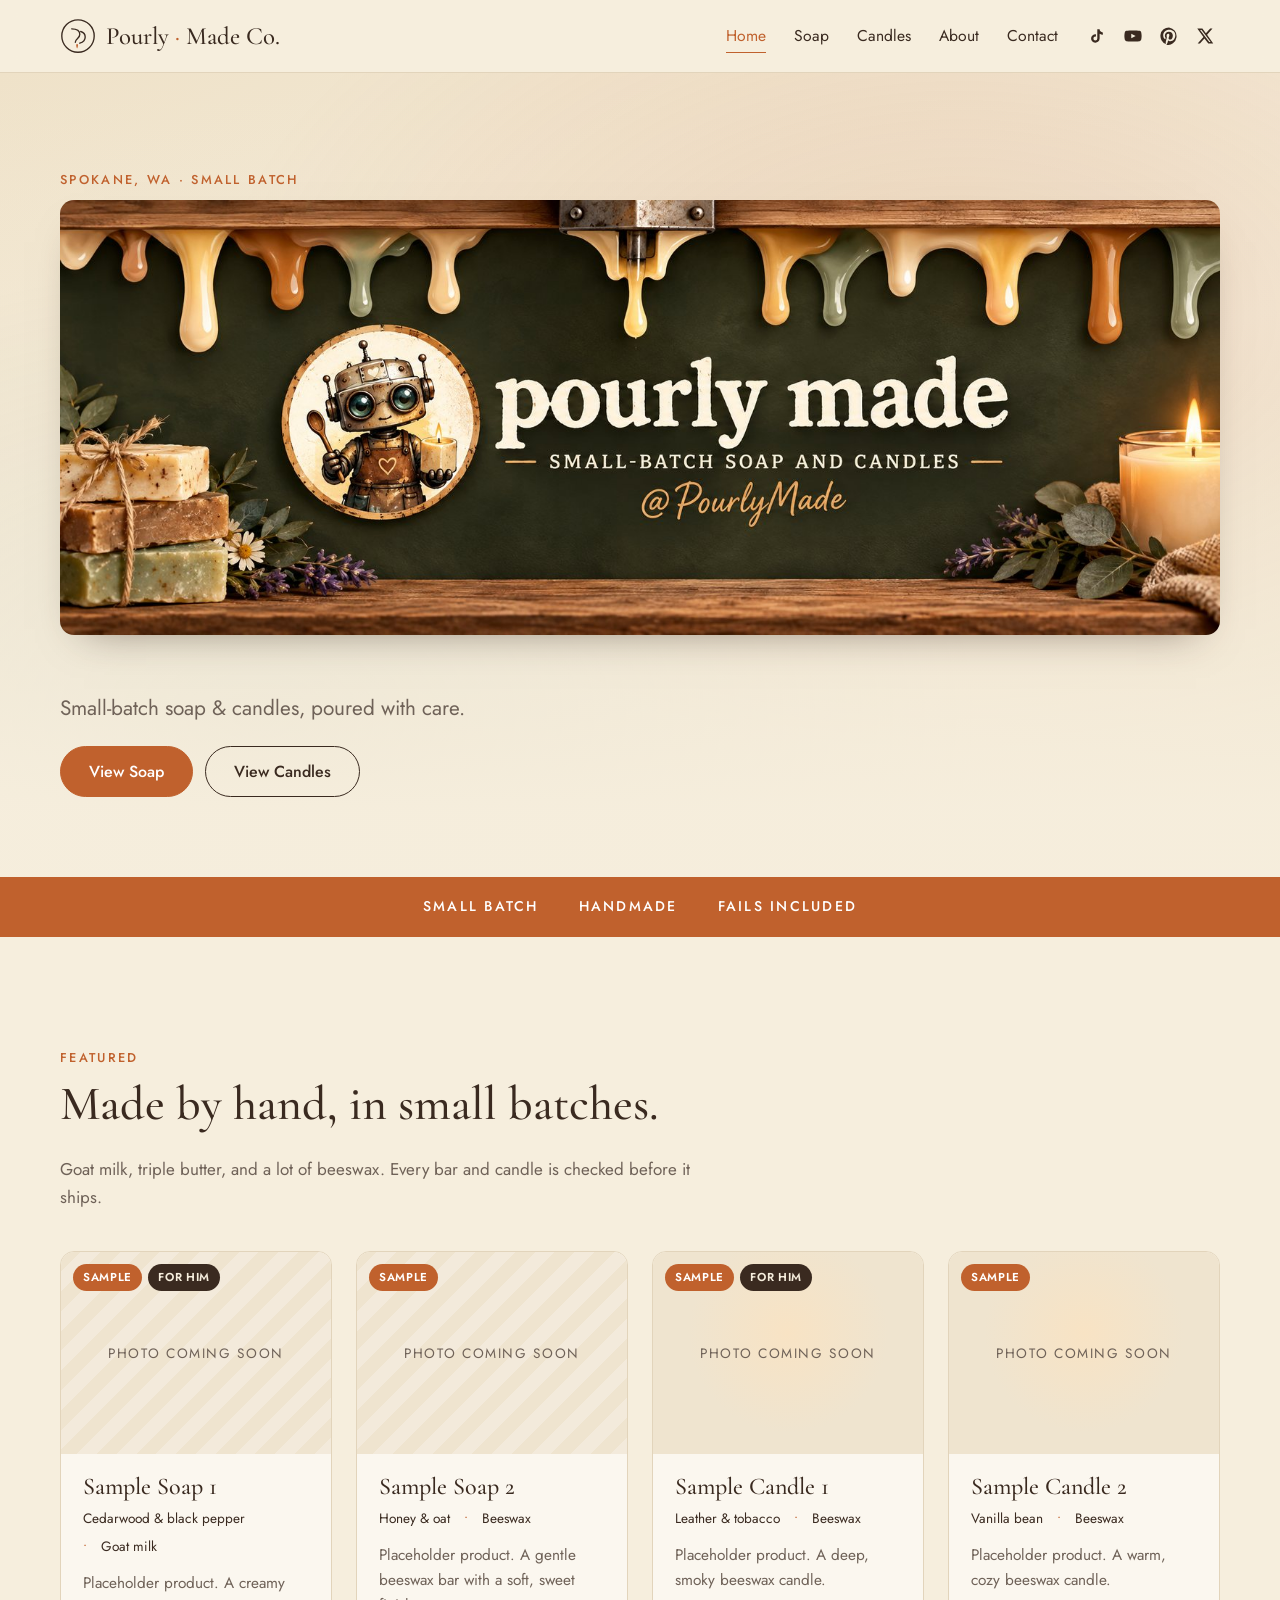
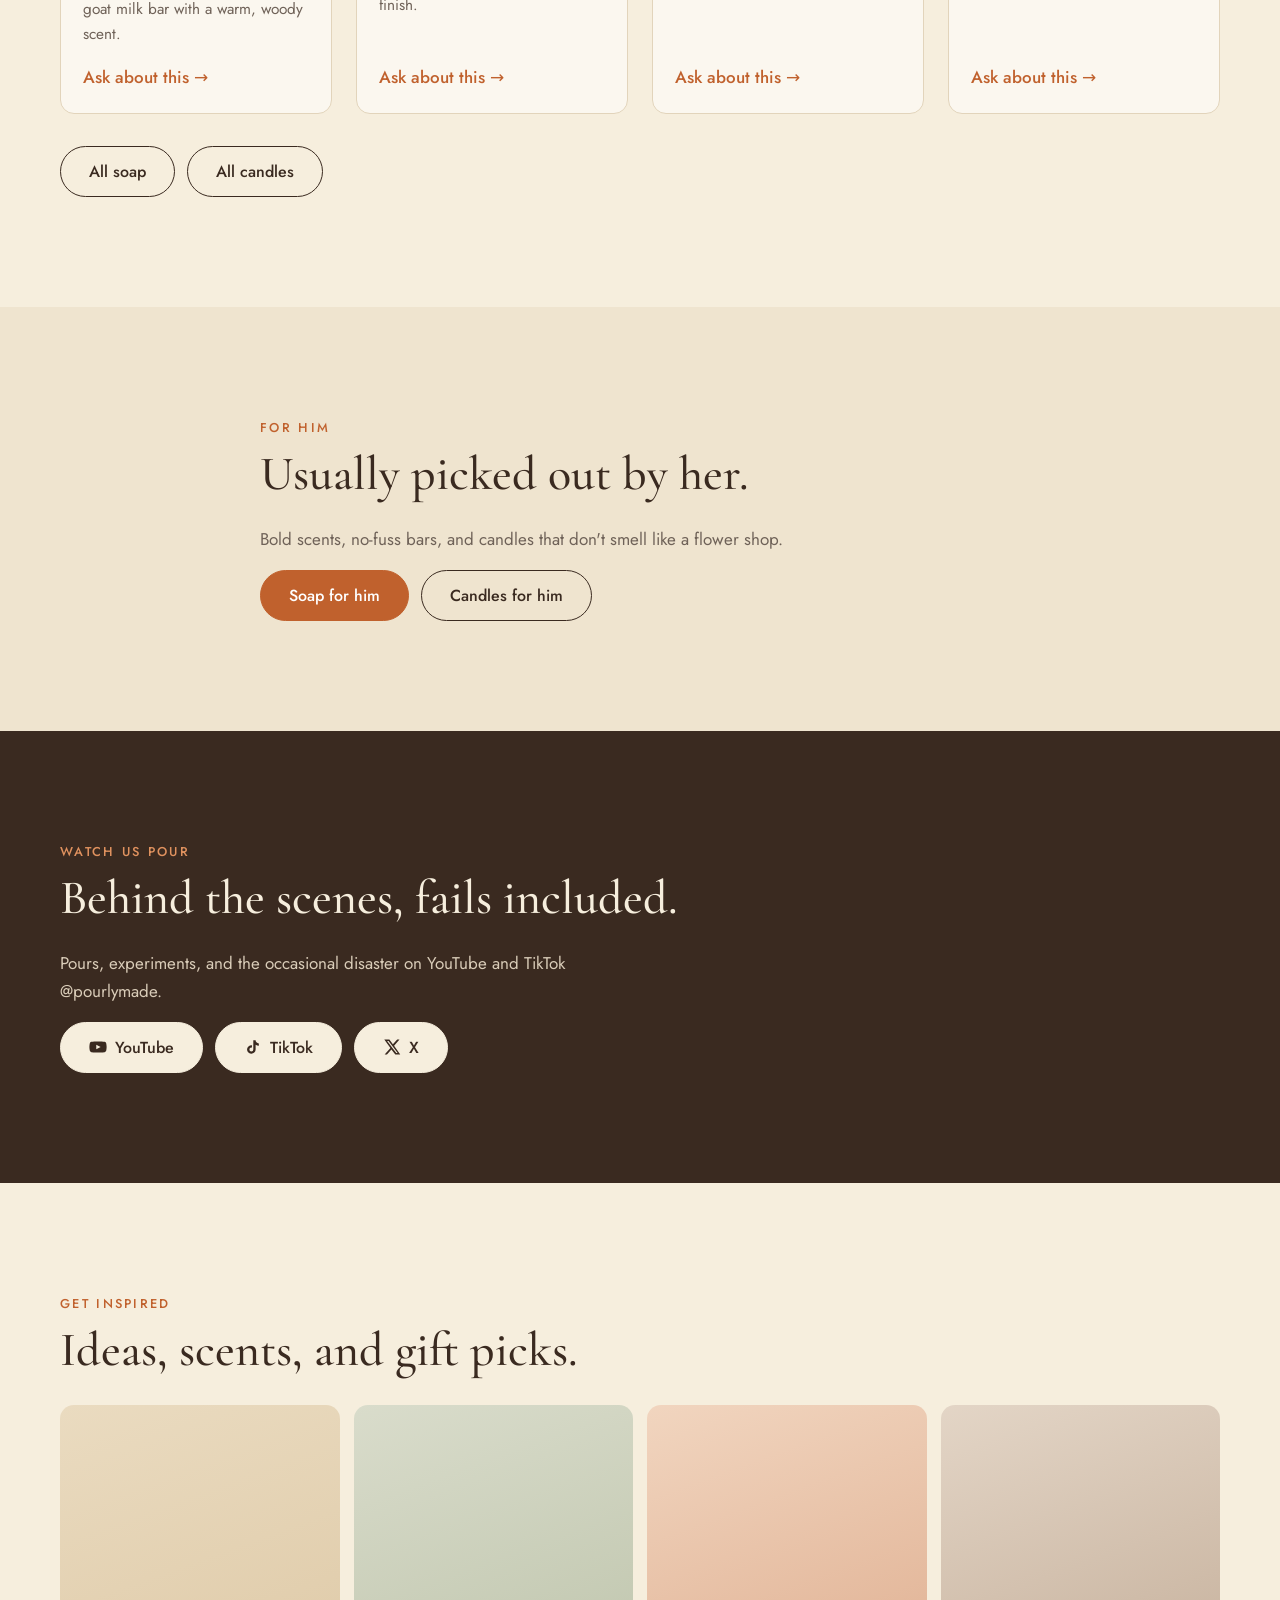
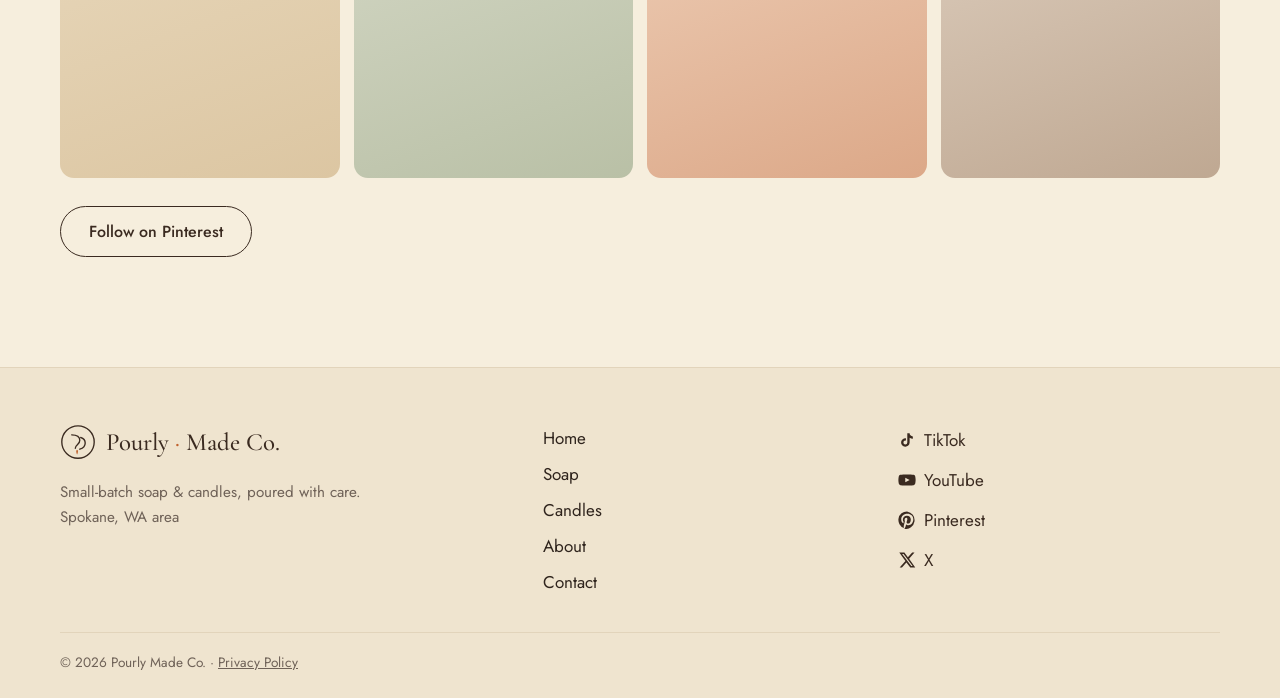
<file: index.html>
<!doctype html>
<html lang="en" data-root="">
<head>
<meta charset="utf-8">
<meta name="viewport" content="width=device-width, initial-scale=1">
<title>Pourly Made Co. | Small-batch soap & candles</title>
<meta name="description" content="Small-batch melt-and-pour soap and hand-poured beeswax candles, made by hand in the Spokane, WA area.">
<meta property="og:title" content="Pourly Made Co. | Small-batch soap & candles">
<meta property="og:description" content="Small-batch melt-and-pour soap and hand-poured beeswax candles, made by hand in the Spokane, WA area.">
<meta property="og:type" content="website">
<link rel="icon" href="assets/img/favicon.svg" type="image/svg+xml">
<link rel="preconnect" href="https://fonts.googleapis.com">
<link rel="preconnect" href="https://fonts.gstatic.com" crossorigin>
<link href="https://fonts.googleapis.com/css2?family=Cormorant+Garamond:ital,wght@0,400;0,500;0,600;1,500&family=Jost:wght@400;500;600&display=swap" rel="stylesheet">
<link rel="stylesheet" href="assets/css/style.css">
</head>
<body data-page="home">
<a class="skip" href="#main">Skip to content</a>
<header id="site-header"></header>
<main id="main">

<section class="hero hero-banner">
  <div class="container">
    <p class="eyebrow">Spokane, WA &middot; Small batch</p>
    <h1 class="banner"><img src="assets/img/banner.jpg" width="1600" height="600" alt="Pourly Made Co. — small-batch soap and candles" fetchpriority="high"></h1>
    <p class="lead">Small-batch soap &amp; candles, poured with care.</p>
    <div class="btn-row"><a class="btn" href="soap/">View Soap</a><a class="btn btn-ghost" href="candles/">View Candles</a></div>
  </div>
</section>
<div class="strip"><ul><li>Small batch</li><li>Handmade</li><li>Fails included</li></ul></div>

<section class="section">
  <div class="container">
    <div class="section-head">
      <p class="eyebrow">Featured</p>
      <h2>Made by hand, in small batches.</h2>
      <p class="muted">Goat milk, triple butter, and a lot of beeswax. Every bar and candle is checked before it ships.</p>
    </div>
    <div class="grid featured" data-products="featured"></div>
    <div class="btn-row" style="margin-top:32px"><a class="btn btn-ghost" href="soap/">All soap</a><a class="btn btn-ghost" href="candles/">All candles</a></div>
  </div>
</section>

<section class="section for-him">
  <div class="container inner">
    <p class="eyebrow">For him</p>
    <h2>Usually picked out by her.</h2>
    <p class="muted">Bold scents, no-fuss bars, and candles that don't smell like a flower shop.</p>
    <div class="btn-row"><a class="btn" href="soap/?for=him">Soap for him</a><a class="btn btn-ghost" href="candles/?for=him">Candles for him</a></div>
  </div>
</section>

<section class="section dark">
  <div class="container">
    <p class="eyebrow">Watch us pour</p>
    <h2>Behind the scenes, fails included.</h2>
    <p style="max-width:560px">Pours, experiments, and the occasional disaster on YouTube and TikTok @pourlymade.</p>
    <div class="btn-row social-btns">
  <a class="btn btn-light" data-social="youtube" href="#"><svg viewBox="0 0 24 24"><path d="M23 7.2a3 3 0 0 0-2.1-2.1C19 4.6 12 4.6 12 4.6s-7 0-8.9.5A3 3 0 0 0 1 7.2 31 31 0 0 0 .5 12a31 31 0 0 0 .5 4.8 3 3 0 0 0 2.1 2.1c1.9.5 8.9.5 8.9.5s7 0 8.9-.5a3 3 0 0 0 2.1-2.1 31 31 0 0 0 .5-4.8 31 31 0 0 0-.5-4.8zM9.7 15.1V8.9l5.8 3.1-5.8 3.1z"/></svg>YouTube</a>
  <a class="btn btn-light" data-social="tiktok" href="#"><svg viewBox="0 0 24 24"><path d="M16.6 5.8A4.3 4.3 0 0 1 15.5 3h-3.1v12.4a2.6 2.6 0 1 1-2.6-2.6c.3 0 .5 0 .8.1V9.7a5.7 5.7 0 1 0 4.9 5.7V9a7.4 7.4 0 0 0 4.3 1.4V7.3a4.3 4.3 0 0 1-3.2-1.5z"/></svg>TikTok</a>
  <a class="btn btn-light" data-social="x" href="#"><svg viewBox="0 0 24 24"><path d="M18.9 2H22l-7.2 8.2L23 22h-6.6l-5.2-6.8L5.3 22H2.2l7.7-8.8L1.7 2h6.8l4.7 6.2L18.9 2zm-1.2 18h1.8L7.4 3.9H5.5L17.7 20z"/></svg>X</a>
  
</div>
  </div>
</section>

<section class="section" data-requires-social="pinterest">
  <div class="container">
    <p class="eyebrow">Get inspired</p>
    <h2>Ideas, scents, and gift picks.</h2>
    <div class="tiles"><div></div><div></div><div></div><div></div></div>
    <a class="btn btn-ghost" data-social="pinterest" href="#">Follow on Pinterest</a>
  </div>
</section>
</main>
<footer id="site-footer"></footer>
<script src="assets/js/config.js"></script>
<script src="assets/js/products.js"></script>
<script src="assets/js/site.js"></script>
</body>
</html>
</file>
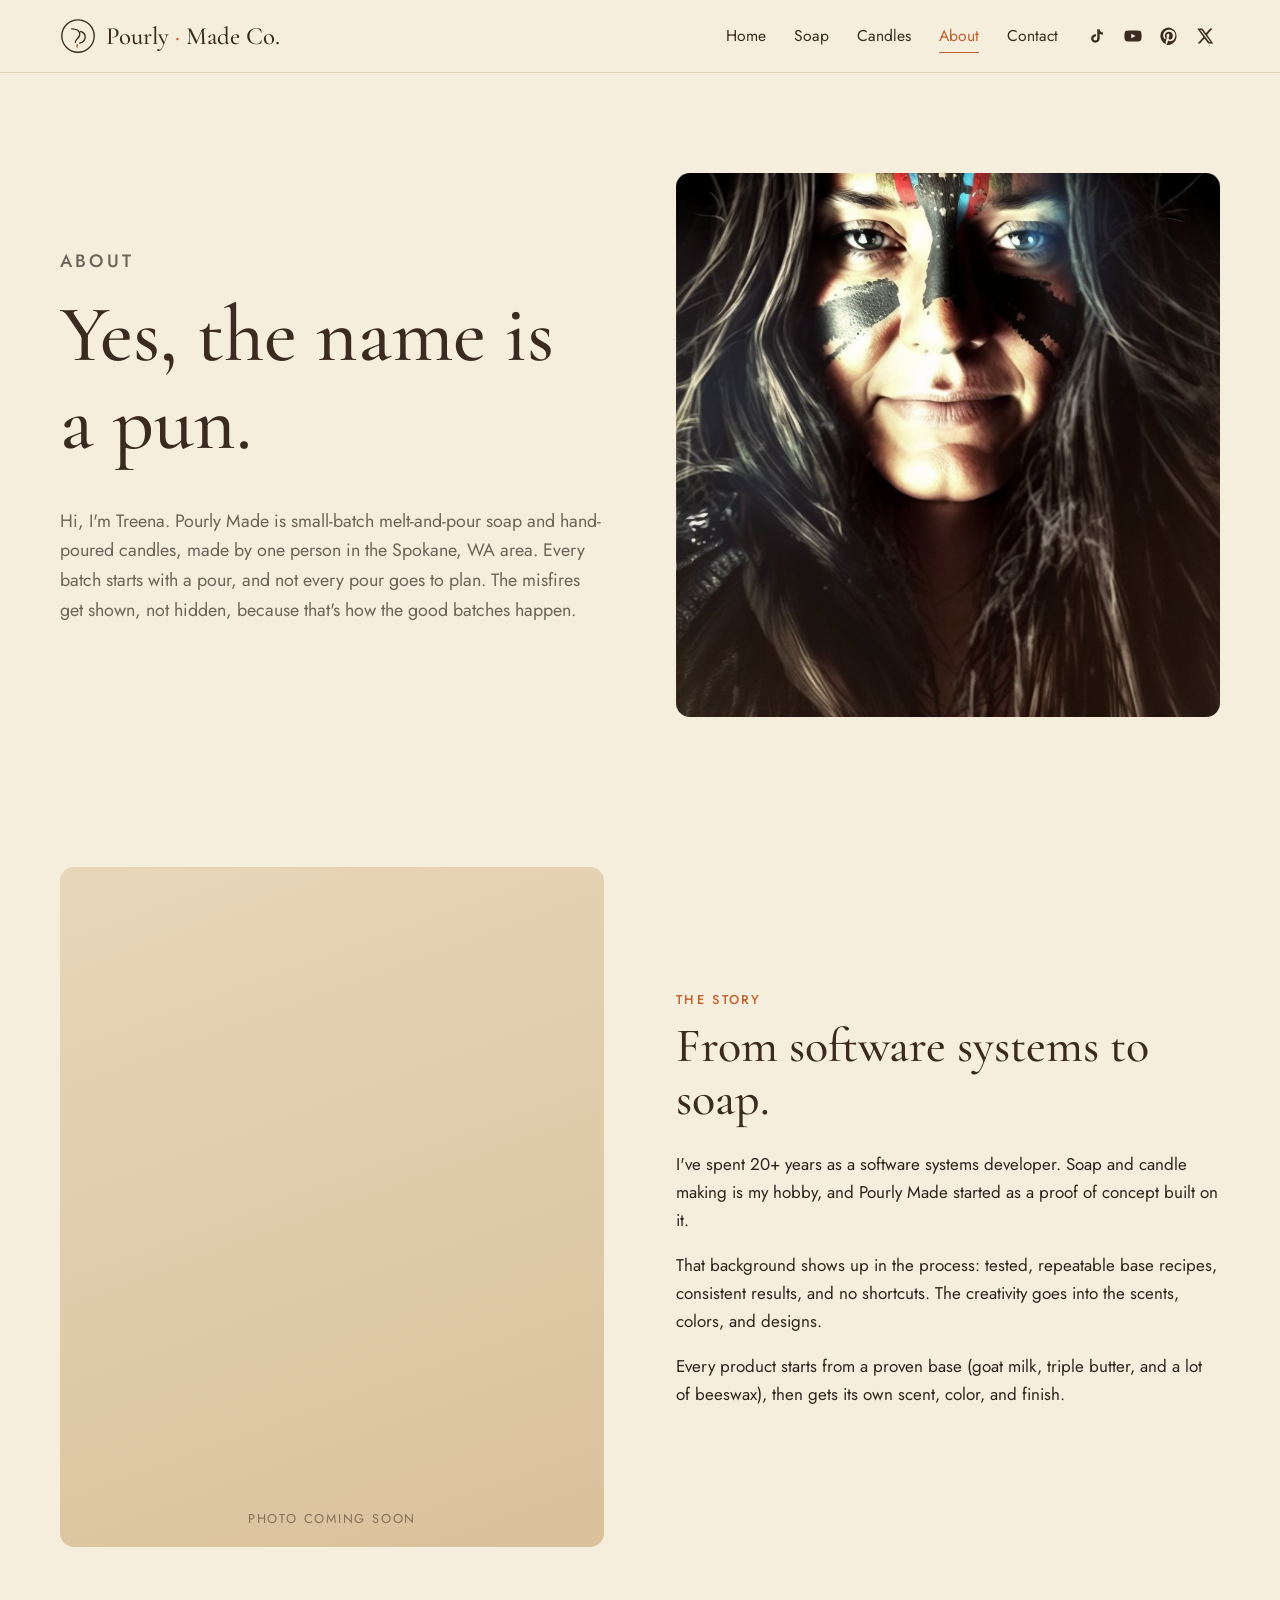
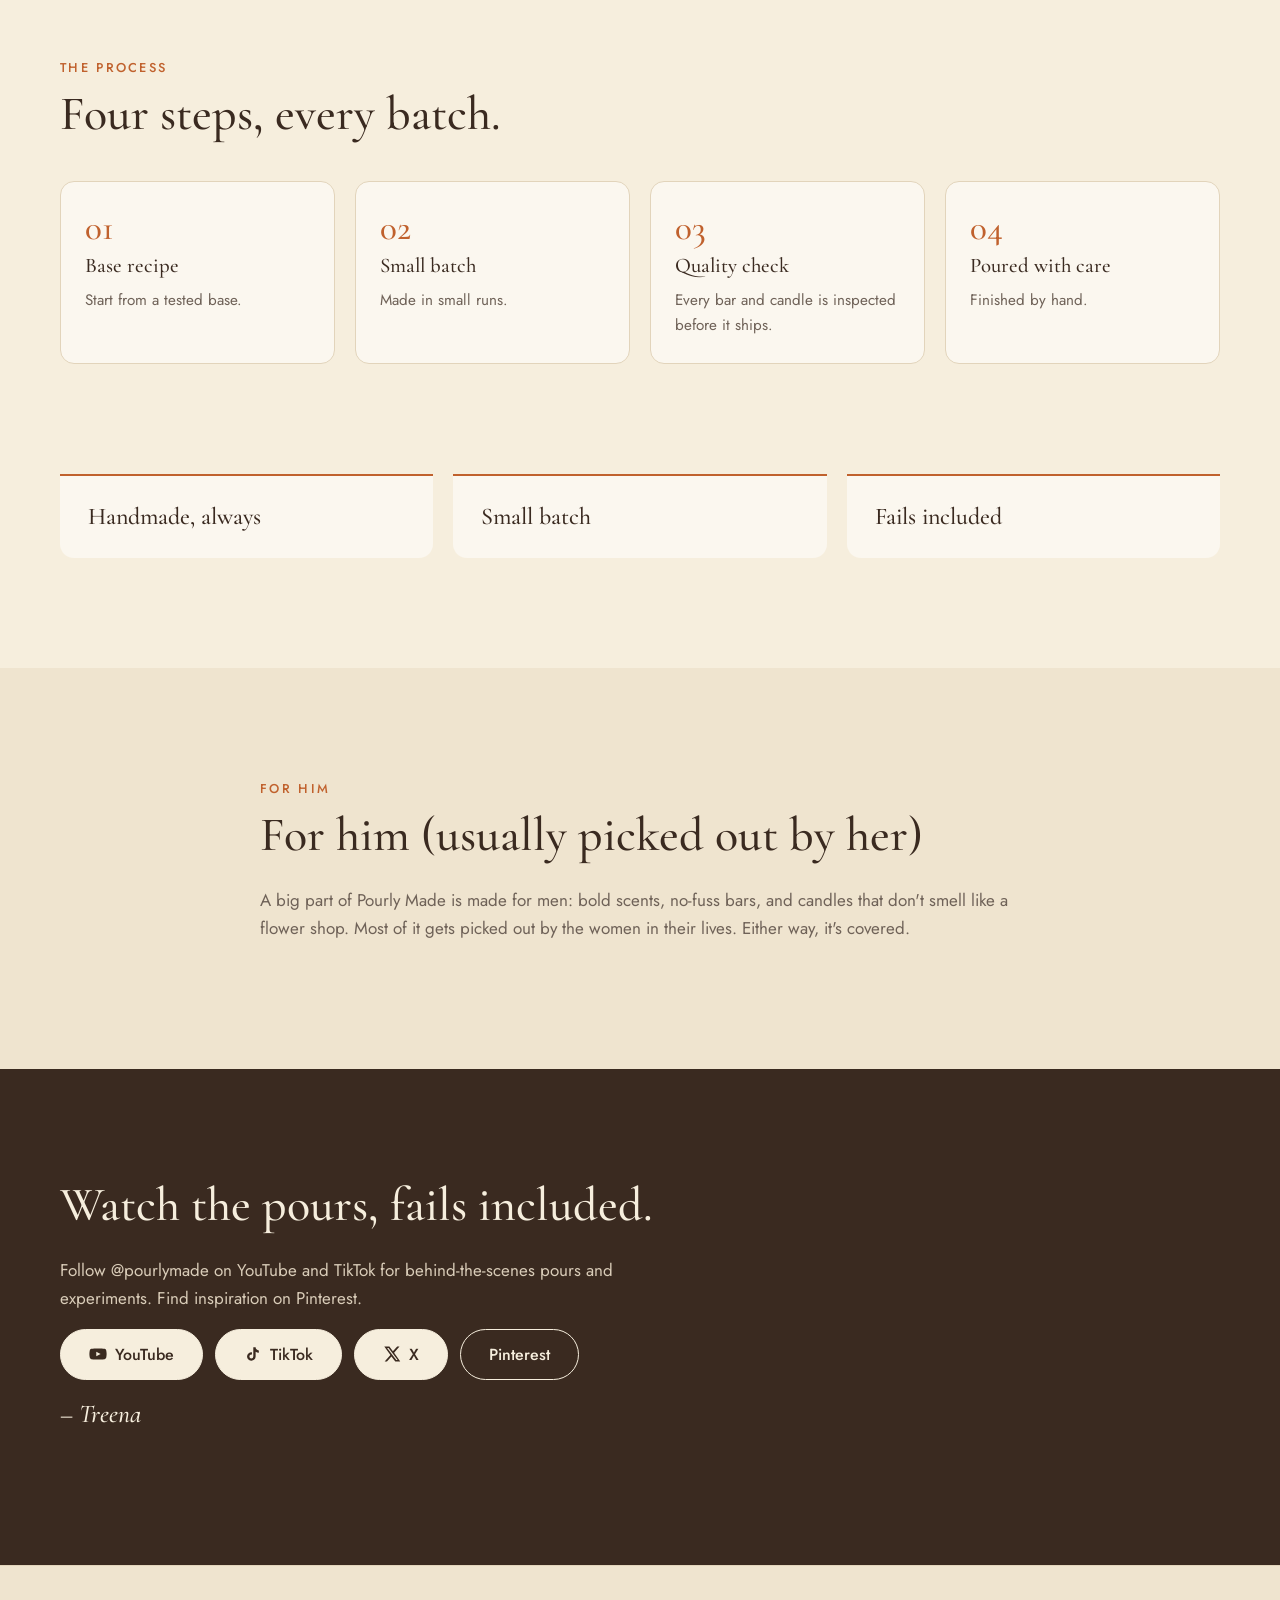
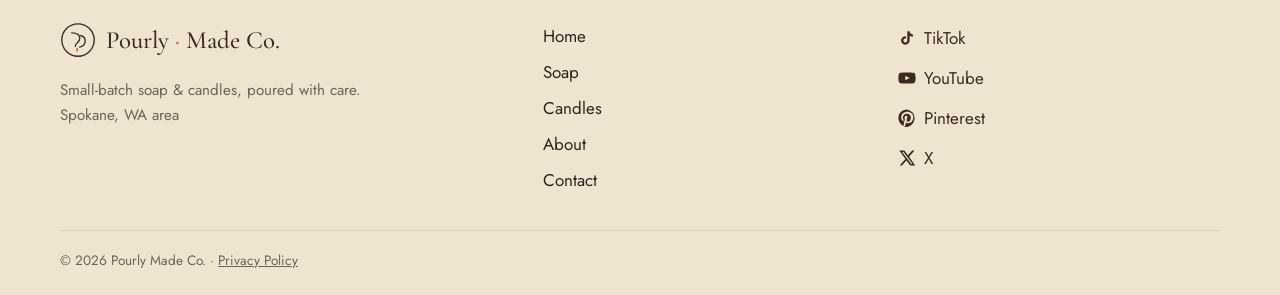
<file: about/index.html>
<!doctype html>
<html lang="en" data-root="../">
<head>
<meta charset="utf-8">
<meta name="viewport" content="width=device-width, initial-scale=1">
<title>About | Pourly Made Co.</title>
<meta name="description" content="Pourly Made Co. is small-batch soap and candles made by one person in the Spokane, WA area.">
<meta property="og:title" content="About | Pourly Made Co.">
<meta property="og:description" content="Pourly Made Co. is small-batch soap and candles made by one person in the Spokane, WA area.">
<meta property="og:type" content="website">
<link rel="icon" href="../assets/img/favicon.svg" type="image/svg+xml">
<link rel="preconnect" href="https://fonts.googleapis.com">
<link rel="preconnect" href="https://fonts.gstatic.com" crossorigin>
<link href="https://fonts.googleapis.com/css2?family=Cormorant+Garamond:ital,wght@0,400;0,500;0,600;1,500&family=Jost:wght@400;500;600&display=swap" rel="stylesheet">
<link rel="stylesheet" href="../assets/css/style.css">
</head>
<body data-page="about">
<a class="skip" href="#main">Skip to content</a>
<header id="site-header"></header>
<main id="main">

<section class="page-hero">
  <div class="container split">
    <div>
      <p class="eyebrow">About</p>
      <h1>Yes, the name is a pun.</h1>
      <p>Hi, I'm Treena. Pourly Made is small-batch melt-and-pour soap and hand-poured candles, made by one person in the Spokane, WA area. Every batch starts with a pour, and not every pour goes to plan. The misfires get shown, not hidden, because that's how the good batches happen.</p>
    </div>
    <img class="portrait" src="../assets/img/treena.jpg" width="900" height="900" alt="Treena, maker behind Pourly Made Co.">
  </div>
</section>

<section class="section">
  <div class="container split">
    <div class="art" role="img" aria-label="Photo placeholder"></div>
    <div>
      <p class="eyebrow">The story</p>
      <h2>From software systems to soap.</h2>
      <p>I've spent 20+ years as a software systems developer. Soap and candle making is my hobby, and Pourly Made started as a proof of concept built on it.</p>
      <p>That background shows up in the process: tested, repeatable base recipes, consistent results, and no shortcuts. The creativity goes into the scents, colors, and designs.</p>
      <p>Every product starts from a proven base (goat milk, triple butter, and a lot of beeswax), then gets its own scent, color, and finish.</p>
    </div>
  </div>
</section>

<section class="section" style="padding-top:0">
  <div class="container">
    <div class="section-head"><p class="eyebrow">The process</p><h2>Four steps, every batch.</h2></div>
    <ol class="steps">
      <li><h3>Base recipe</h3><p>Start from a tested base.</p></li>
      <li><h3>Small batch</h3><p>Made in small runs.</p></li>
      <li><h3>Quality check</h3><p>Every bar and candle is inspected before it ships.</p></li>
      <li><h3>Poured with care</h3><p>Finished by hand.</p></li>
    </ol>
  </div>
</section>

<section class="section" style="padding-top:0">
  <div class="container values">
    <div class="value"><h3>Handmade, always</h3></div>
    <div class="value"><h3>Small batch</h3></div>
    <div class="value"><h3>Fails included</h3></div>
  </div>
</section>

<section class="section for-him">
  <div class="container inner">
    <p class="eyebrow">For him</p>
    <h2>For him (usually picked out by her)</h2>
    <p class="muted">A big part of Pourly Made is made for men: bold scents, no-fuss bars, and candles that don't smell like a flower shop. Most of it gets picked out by the women in their lives. Either way, it's covered.</p>
  </div>
</section>

<section class="section dark">
  <div class="container">
    <h2>Watch the pours, fails included.</h2>
    <p style="max-width:560px">Follow @pourlymade on YouTube and TikTok for behind-the-scenes pours and experiments.<span data-requires-social="pinterest"> Find inspiration on Pinterest.</span></p>
    <div class="btn-row social-btns">
  <a class="btn btn-light" data-social="youtube" href="#"><svg viewBox="0 0 24 24"><path d="M23 7.2a3 3 0 0 0-2.1-2.1C19 4.6 12 4.6 12 4.6s-7 0-8.9.5A3 3 0 0 0 1 7.2 31 31 0 0 0 .5 12a31 31 0 0 0 .5 4.8 3 3 0 0 0 2.1 2.1c1.9.5 8.9.5 8.9.5s7 0 8.9-.5a3 3 0 0 0 2.1-2.1 31 31 0 0 0 .5-4.8 31 31 0 0 0-.5-4.8zM9.7 15.1V8.9l5.8 3.1-5.8 3.1z"/></svg>YouTube</a>
  <a class="btn btn-light" data-social="tiktok" href="#"><svg viewBox="0 0 24 24"><path d="M16.6 5.8A4.3 4.3 0 0 1 15.5 3h-3.1v12.4a2.6 2.6 0 1 1-2.6-2.6c.3 0 .5 0 .8.1V9.7a5.7 5.7 0 1 0 4.9 5.7V9a7.4 7.4 0 0 0 4.3 1.4V7.3a4.3 4.3 0 0 1-3.2-1.5z"/></svg>TikTok</a>
  <a class="btn btn-light" data-social="x" href="#"><svg viewBox="0 0 24 24"><path d="M18.9 2H22l-7.2 8.2L23 22h-6.6l-5.2-6.8L5.3 22H2.2l7.7-8.8L1.7 2h6.8l4.7 6.2L18.9 2zm-1.2 18h1.8L7.4 3.9H5.5L17.7 20z"/></svg>X</a>
  <a class="btn btn-ghost" style="color:var(--cream);border-color:var(--cream)" data-social="pinterest" href="#">Pinterest</a>
</div>
    <p class="signoff">&ndash; Treena</p>
  </div>
</section>
</main>
<footer id="site-footer"></footer>
<script src="../assets/js/config.js"></script>
<script src="../assets/js/products.js"></script>
<script src="../assets/js/site.js"></script>
</body>
</html>
</file>
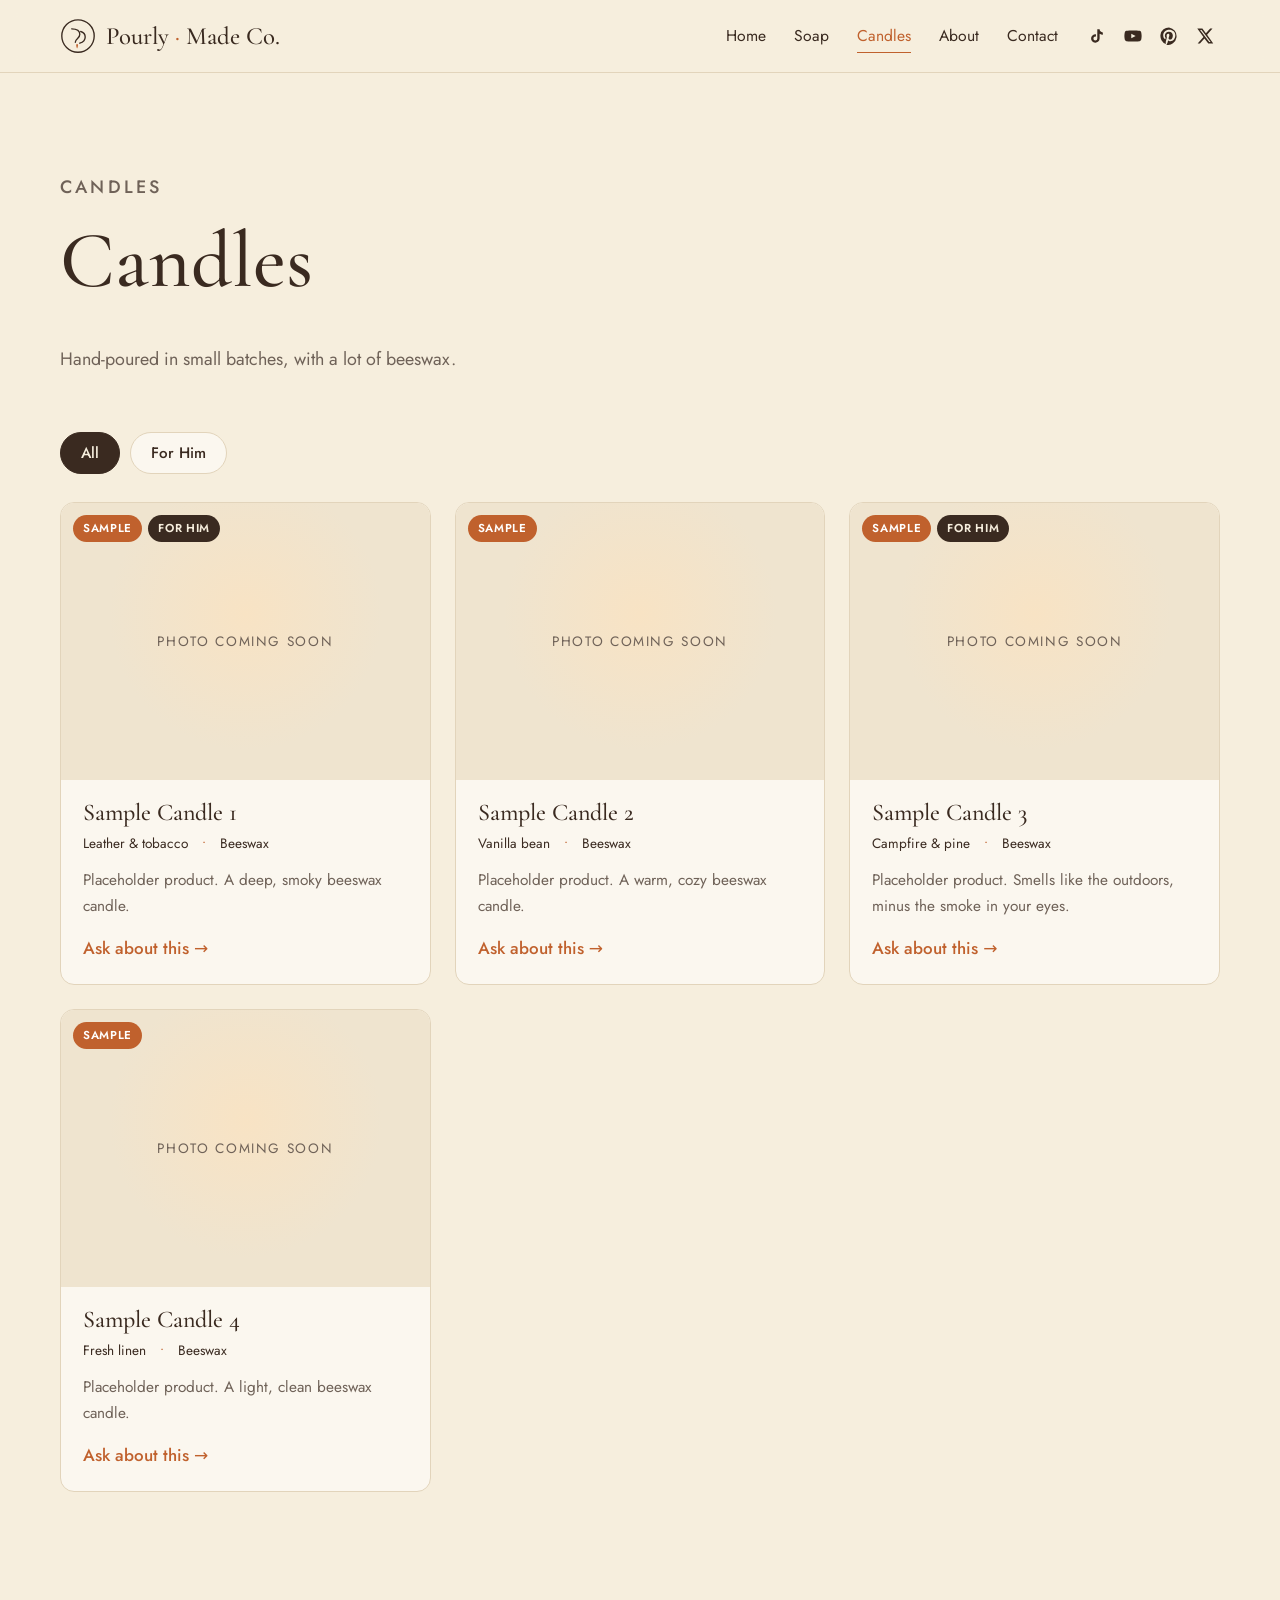
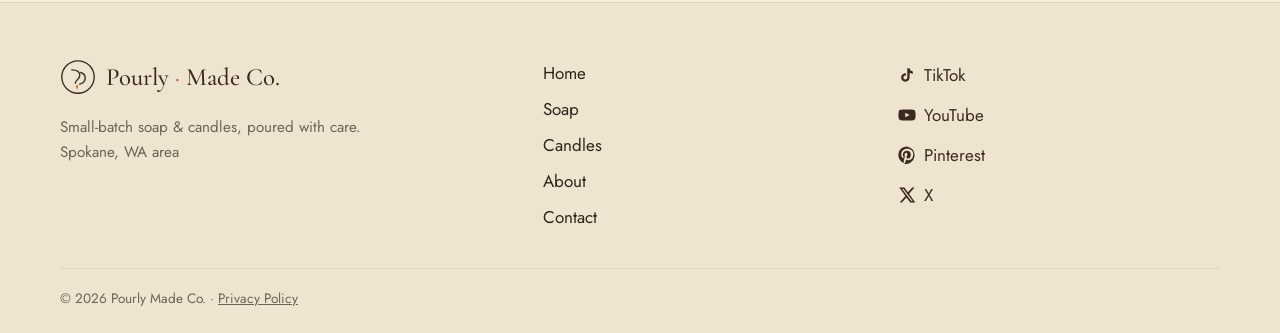
<file: candles/index.html>
<!doctype html>
<html lang="en" data-root="../">
<head>
<meta charset="utf-8">
<meta name="viewport" content="width=device-width, initial-scale=1">
<title>Candles | Pourly Made Co.</title>
<meta name="description" content="Hand-poured small-batch beeswax candles.">
<meta property="og:title" content="Candles | Pourly Made Co.">
<meta property="og:description" content="Hand-poured small-batch beeswax candles.">
<meta property="og:type" content="website">
<link rel="icon" href="../assets/img/favicon.svg" type="image/svg+xml">
<link rel="preconnect" href="https://fonts.googleapis.com">
<link rel="preconnect" href="https://fonts.gstatic.com" crossorigin>
<link href="https://fonts.googleapis.com/css2?family=Cormorant+Garamond:ital,wght@0,400;0,500;0,600;1,500&family=Jost:wght@400;500;600&display=swap" rel="stylesheet">
<link rel="stylesheet" href="../assets/css/style.css">
</head>
<body data-page="candles">
<a class="skip" href="#main">Skip to content</a>
<header id="site-header"></header>
<main id="main">

<section class="page-hero">
  <div class="container">
    <p class="eyebrow">Candles</p>
    <h1>Candles</h1>
    <p>Hand-poured in small batches, with a lot of beeswax.</p>
  </div>
</section>
<section class="section" style="padding-top:0">
  <div class="container">
    <div class="filters" role="group" aria-label="Filter">
      <button type="button" data-filter="all" class="active" aria-pressed="true">All</button>
      <button type="button" data-filter="him" aria-pressed="false">For Him</button>
    </div>
    <div class="grid" data-products="candle"></div>
  </div>
</section>
</main>
<footer id="site-footer"></footer>
<script src="../assets/js/config.js"></script>
<script src="../assets/js/products.js"></script>
<script src="../assets/js/site.js"></script>
</body>
</html>
</file>
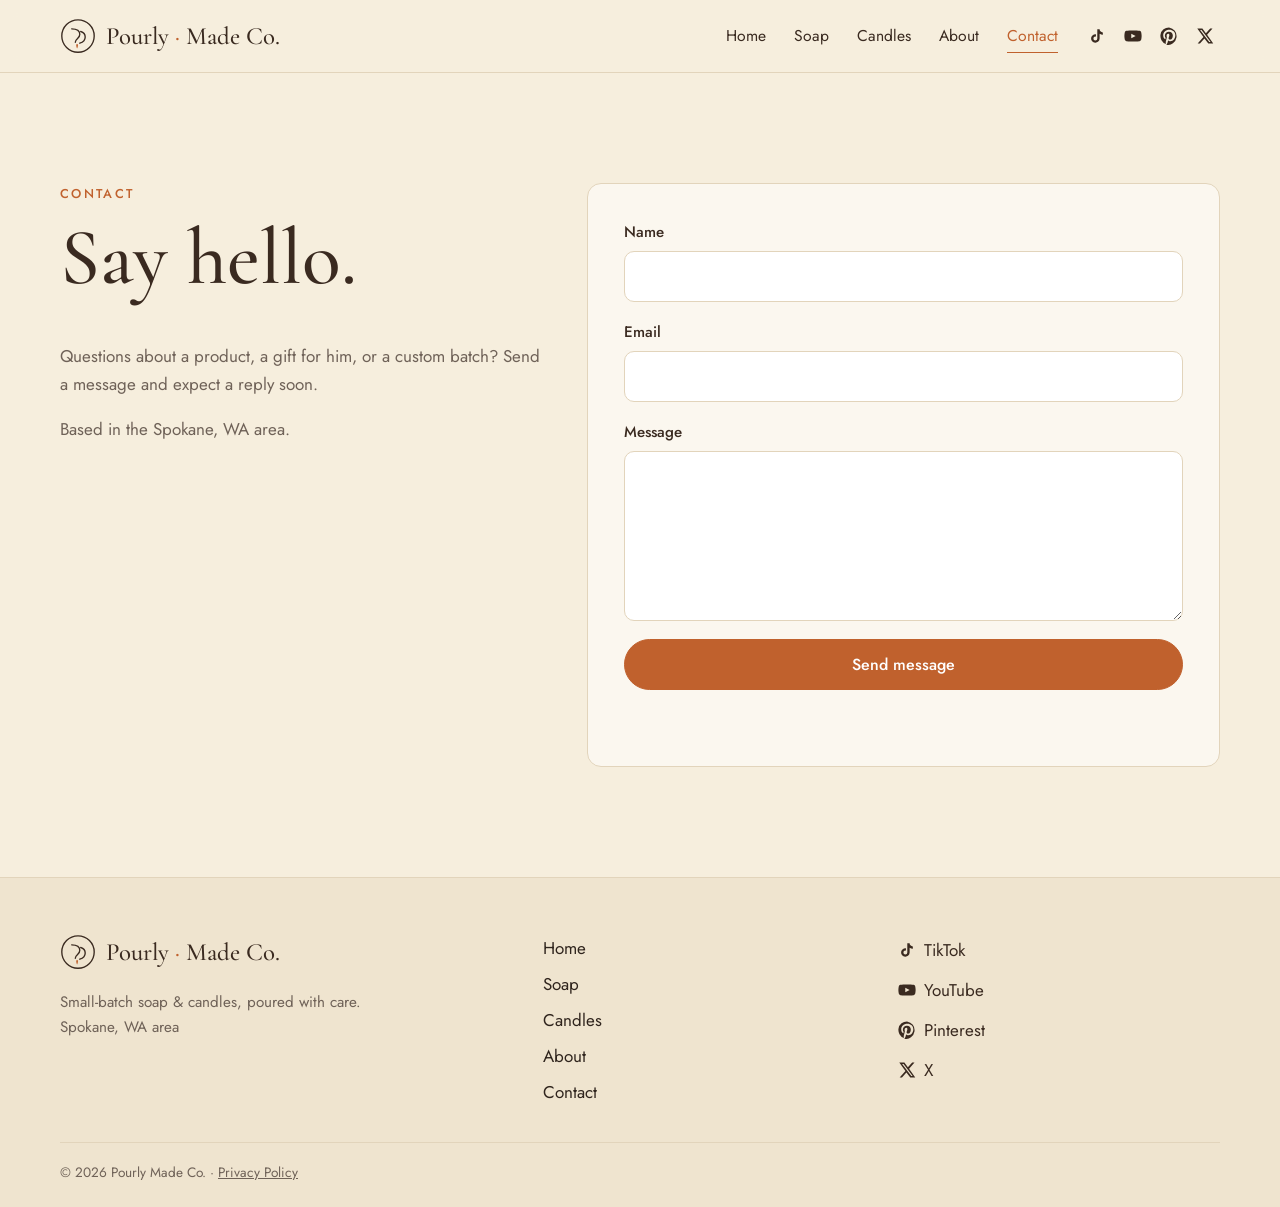
<file: contact/index.html>
<!doctype html>
<html lang="en" data-root="../">
<head>
<meta charset="utf-8">
<meta name="viewport" content="width=device-width, initial-scale=1">
<title>Contact | Pourly Made Co.</title>
<meta name="description" content="Questions about Pourly Made Co. soap and candles? Send a message.">
<meta property="og:title" content="Contact | Pourly Made Co.">
<meta property="og:description" content="Questions about Pourly Made Co. soap and candles? Send a message.">
<meta property="og:type" content="website">
<link rel="icon" href="../assets/img/favicon.svg" type="image/svg+xml">
<link rel="preconnect" href="https://fonts.googleapis.com">
<link rel="preconnect" href="https://fonts.gstatic.com" crossorigin>
<link href="https://fonts.googleapis.com/css2?family=Cormorant+Garamond:ital,wght@0,400;0,500;0,600;1,500&family=Jost:wght@400;500;600&display=swap" rel="stylesheet">
<link rel="stylesheet" href="../assets/css/style.css">
</head>
<body data-page="contact">
<a class="skip" href="#main">Skip to content</a>
<header id="site-header"></header>
<main id="main">

<section class="section">
  <div class="container contact-wrap">
    <div class="contact-intro">
      <p class="eyebrow">Contact</p>
      <h1>Say hello.</h1>
      <p class="muted">Questions about a product, a gift for him, or a custom batch? Send a message and expect a reply soon.</p>
      <p class="muted">Based in the Spokane, WA area.</p>
    </div>
    <form class="form" id="contact-form">
      <input type="checkbox" name="botcheck" class="hp" tabindex="-1" autocomplete="off" aria-hidden="true">
      <label>Name<input name="name" type="text" required autocomplete="name"></label>
      <label>Email<input name="email" type="email" required autocomplete="email"></label>
      <label>Message<textarea name="message" required></textarea></label>
      <button class="btn" type="submit">Send message</button>
      <p class="form-status" id="form-status" role="status" aria-live="polite"></p>
    </form>
  </div>
</section>
</main>
<footer id="site-footer"></footer>
<script src="../assets/js/config.js"></script>
<script src="../assets/js/products.js"></script>
<script src="../assets/js/site.js"></script>
</body>
</html>
</file>
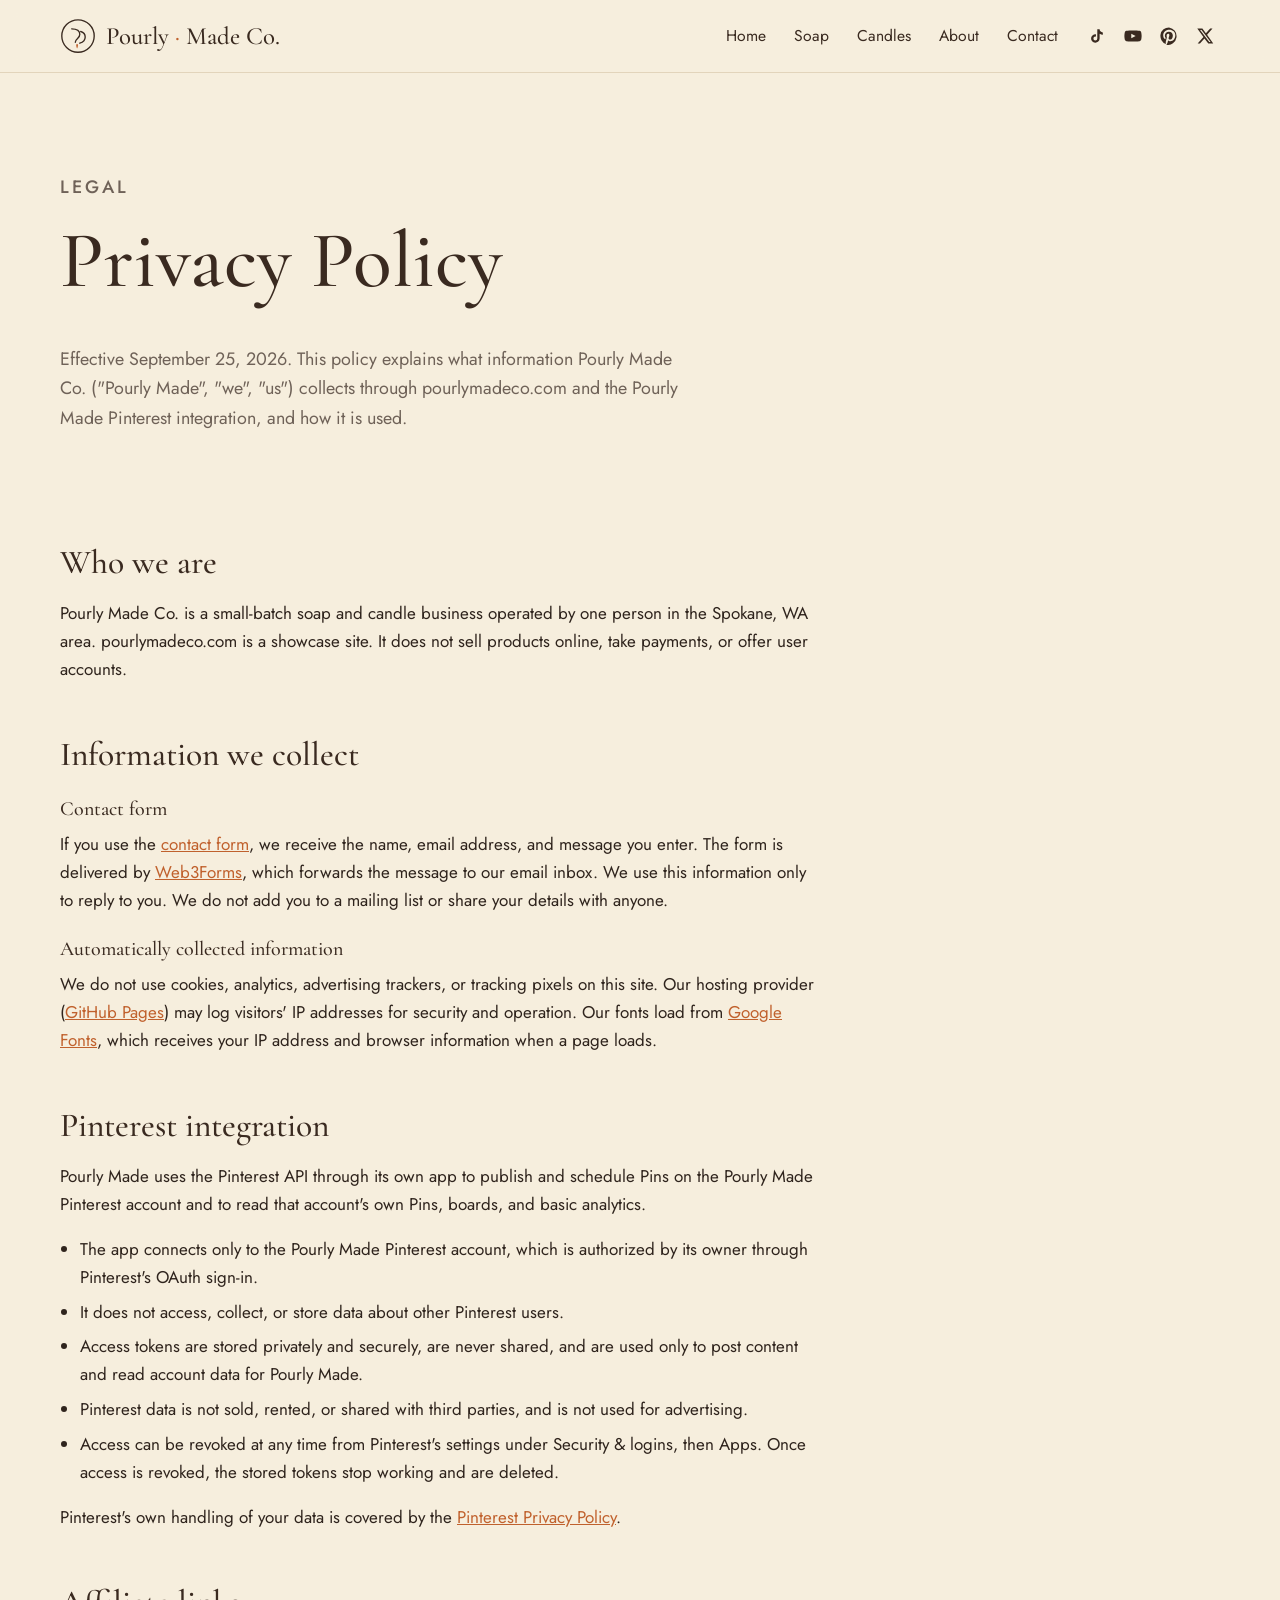
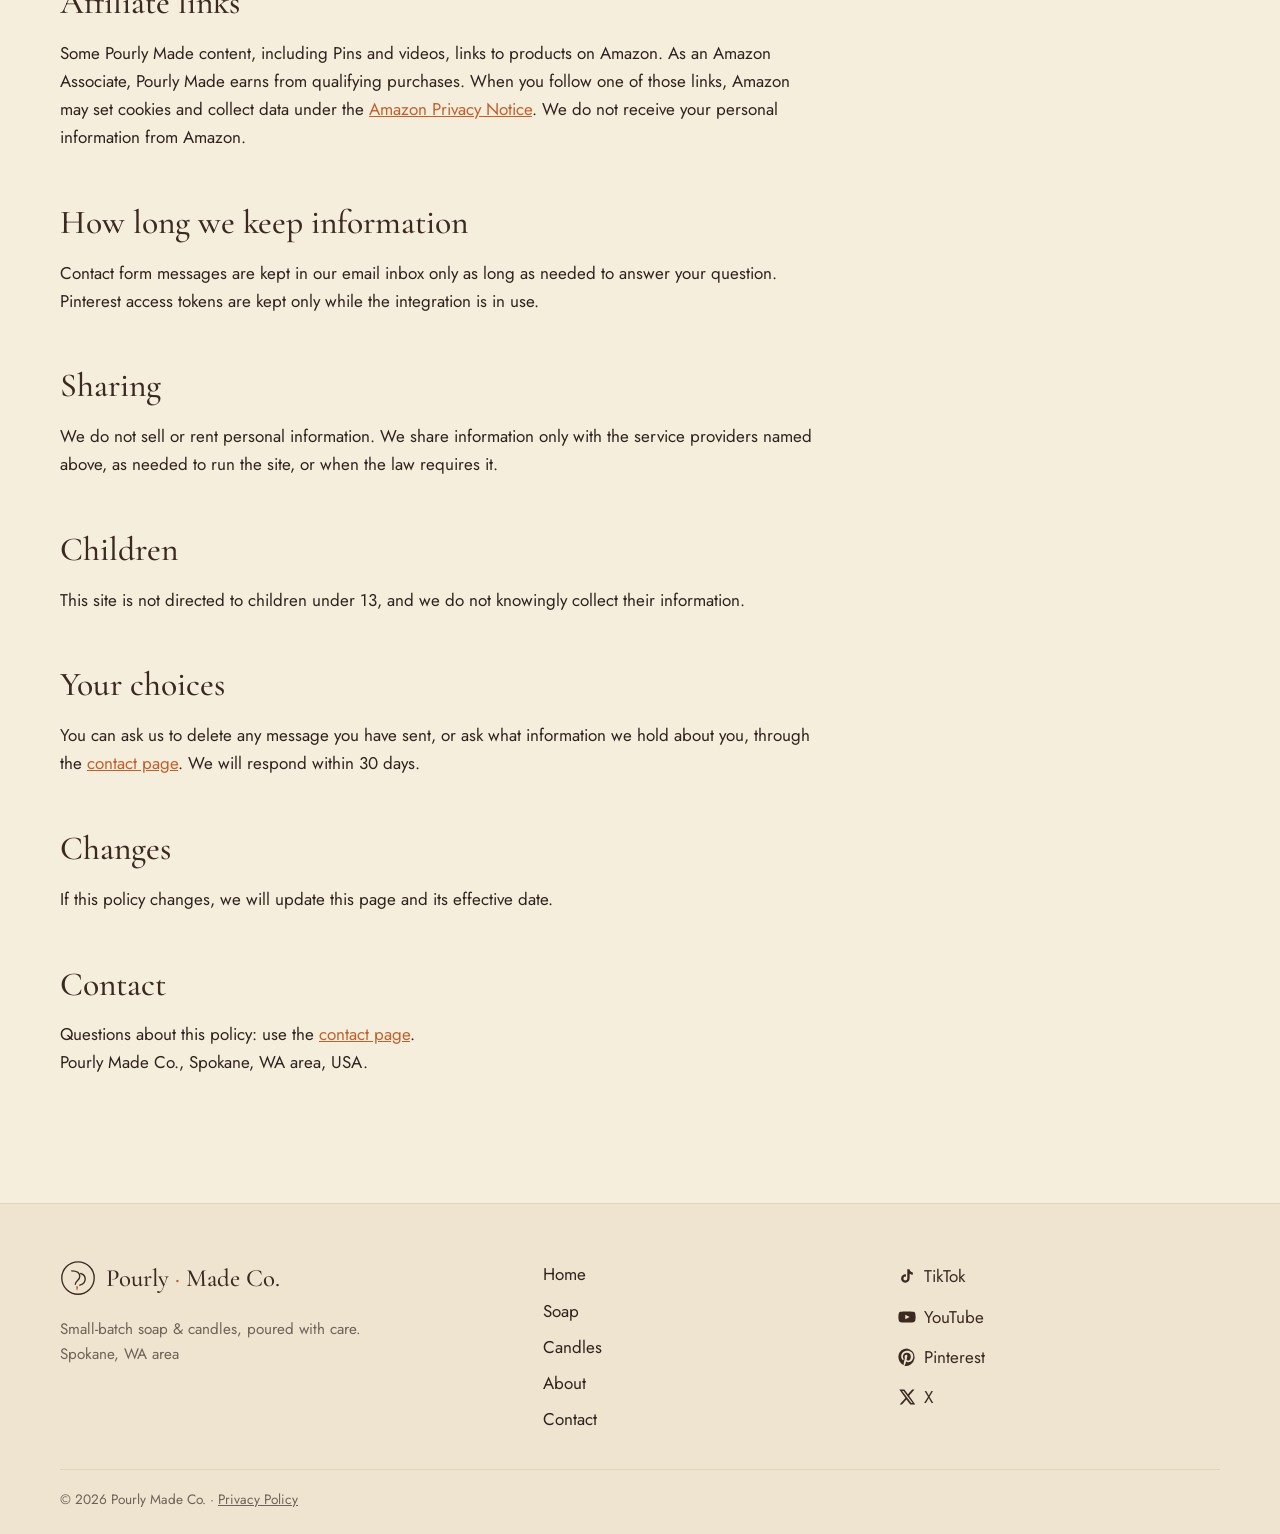
<file: privacy/index.html>
<!doctype html>
<html lang="en" data-root="../">
<head>
<meta charset="utf-8">
<meta name="viewport" content="width=device-width, initial-scale=1">
<title>Privacy Policy | Pourly Made Co.</title>
<meta name="description" content="How Pourly Made Co. handles information collected through pourlymadeco.com, the contact form, and the Pourly Made Pinterest integration.">
<meta property="og:title" content="Privacy Policy | Pourly Made Co.">
<meta property="og:type" content="website">
<link rel="icon" href="../assets/img/favicon.svg" type="image/svg+xml">
<link rel="preconnect" href="https://fonts.googleapis.com">
<link rel="preconnect" href="https://fonts.gstatic.com" crossorigin>
<link href="https://fonts.googleapis.com/css2?family=Cormorant+Garamond:ital,wght@0,400;0,500;0,600;1,500&family=Jost:wght@400;500;600&display=swap" rel="stylesheet">
<link rel="stylesheet" href="../assets/css/style.css">
</head>
<body data-page="privacy">
<a class="skip" href="#main">Skip to content</a>
<header id="site-header"></header>
<main id="main">

<section class="page-hero">
  <div class="container">
    <p class="eyebrow">Legal</p>
    <h1>Privacy Policy</h1>
    <p>Effective September 25, 2026. This policy explains what information Pourly Made Co. ("Pourly Made", "we", "us") collects through pourlymadeco.com and the Pourly Made Pinterest integration, and how it is used.</p>
  </div>
</section>

<section class="section legal" style="padding-top:0">
  <div class="container">

    <h2>Who we are</h2>
    <p>Pourly Made Co. is a small-batch soap and candle business operated by one person in the Spokane, WA area. pourlymadeco.com is a showcase site. It does not sell products online, take payments, or offer user accounts.</p>

    <h2>Information we collect</h2>
    <h3>Contact form</h3>
    <p>If you use the <a href="../contact/">contact form</a>, we receive the name, email address, and message you enter. The form is delivered by <a href="https://web3forms.com/privacy" target="_blank" rel="noopener">Web3Forms</a>, which forwards the message to our email inbox. We use this information only to reply to you. We do not add you to a mailing list or share your details with anyone.</p>
    <h3>Automatically collected information</h3>
    <p>We do not use cookies, analytics, advertising trackers, or tracking pixels on this site. Our hosting provider (<a href="https://docs.github.com/en/site-policy/privacy-policies/github-general-privacy-statement" target="_blank" rel="noopener">GitHub Pages</a>) may log visitors' IP addresses for security and operation. Our fonts load from <a href="https://policies.google.com/privacy" target="_blank" rel="noopener">Google Fonts</a>, which receives your IP address and browser information when a page loads.</p>

    <h2>Pinterest integration</h2>
    <p>Pourly Made uses the Pinterest API through its own app to publish and schedule Pins on the Pourly Made Pinterest account and to read that account's own Pins, boards, and basic analytics.</p>
    <ul>
      <li>The app connects only to the Pourly Made Pinterest account, which is authorized by its owner through Pinterest's OAuth sign-in.</li>
      <li>It does not access, collect, or store data about other Pinterest users.</li>
      <li>Access tokens are stored privately and securely, are never shared, and are used only to post content and read account data for Pourly Made.</li>
      <li>Pinterest data is not sold, rented, or shared with third parties, and is not used for advertising.</li>
      <li>Access can be revoked at any time from Pinterest's settings under Security &amp; logins, then Apps. Once access is revoked, the stored tokens stop working and are deleted.</li>
    </ul>
    <p>Pinterest's own handling of your data is covered by the <a href="https://policy.pinterest.com/privacy-policy" target="_blank" rel="noopener">Pinterest Privacy Policy</a>.</p>

    <h2>Affiliate links</h2>
    <p>Some Pourly Made content, including Pins and videos, links to products on Amazon. As an Amazon Associate, Pourly Made earns from qualifying purchases. When you follow one of those links, Amazon may set cookies and collect data under the <a href="https://www.amazon.com/gp/help/customer/display.html?nodeId=GX7NJQ4ZB8MHFRNJ" target="_blank" rel="noopener">Amazon Privacy Notice</a>. We do not receive your personal information from Amazon.</p>

    <h2>How long we keep information</h2>
    <p>Contact form messages are kept in our email inbox only as long as needed to answer your question. Pinterest access tokens are kept only while the integration is in use.</p>

    <h2>Sharing</h2>
    <p>We do not sell or rent personal information. We share information only with the service providers named above, as needed to run the site, or when the law requires it.</p>

    <h2>Children</h2>
    <p>This site is not directed to children under 13, and we do not knowingly collect their information.</p>

    <h2>Your choices</h2>
    <p>You can ask us to delete any message you have sent, or ask what information we hold about you, through the <a href="../contact/">contact page</a>. We will respond within 30 days.</p>

    <h2>Changes</h2>
    <p>If this policy changes, we will update this page and its effective date.</p>

    <h2>Contact</h2>
    <p>Questions about this policy: use the <a href="../contact/">contact page</a>.<br>Pourly Made Co., Spokane, WA area, USA.</p>

  </div>
</section>
</main>
<footer id="site-footer"></footer>
<script src="../assets/js/config.js"></script>
<script src="../assets/js/products.js"></script>
<script src="../assets/js/site.js"></script>
</body>
</html>
</file>
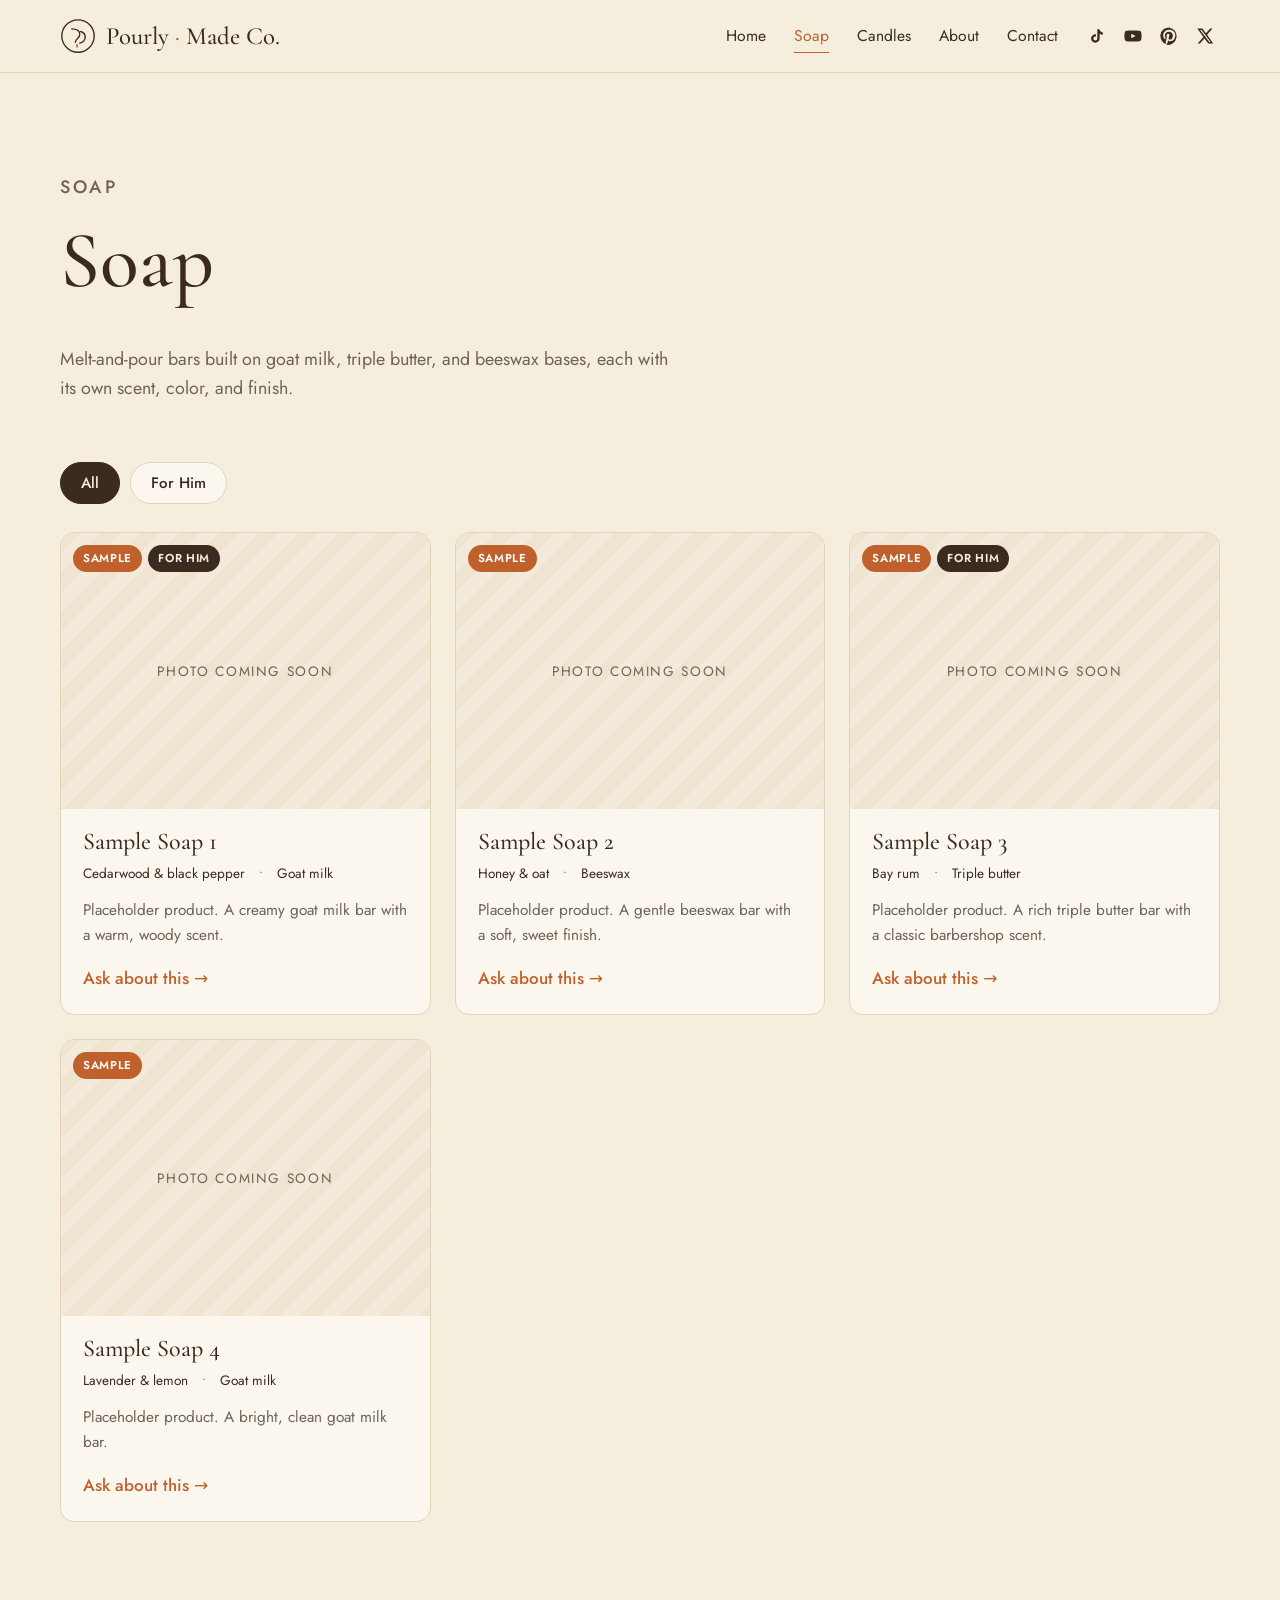
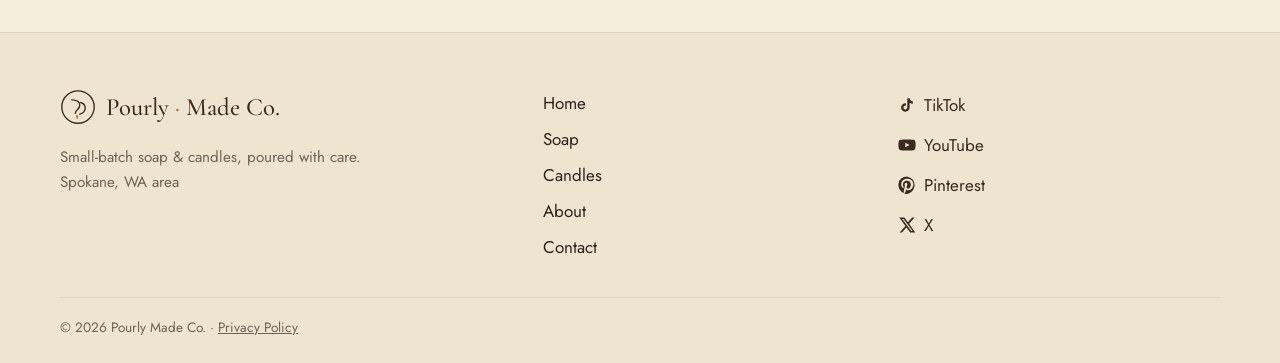
<file: soap/index.html>
<!doctype html>
<html lang="en" data-root="../">
<head>
<meta charset="utf-8">
<meta name="viewport" content="width=device-width, initial-scale=1">
<title>Soap | Pourly Made Co.</title>
<meta name="description" content="Small-batch melt-and-pour soap: goat milk, triple butter, and beeswax bars.">
<meta property="og:title" content="Soap | Pourly Made Co.">
<meta property="og:description" content="Small-batch melt-and-pour soap: goat milk, triple butter, and beeswax bars.">
<meta property="og:type" content="website">
<link rel="icon" href="../assets/img/favicon.svg" type="image/svg+xml">
<link rel="preconnect" href="https://fonts.googleapis.com">
<link rel="preconnect" href="https://fonts.gstatic.com" crossorigin>
<link href="https://fonts.googleapis.com/css2?family=Cormorant+Garamond:ital,wght@0,400;0,500;0,600;1,500&family=Jost:wght@400;500;600&display=swap" rel="stylesheet">
<link rel="stylesheet" href="../assets/css/style.css">
</head>
<body data-page="soap">
<a class="skip" href="#main">Skip to content</a>
<header id="site-header"></header>
<main id="main">

<section class="page-hero">
  <div class="container">
    <p class="eyebrow">Soap</p>
    <h1>Soap</h1>
    <p>Melt-and-pour bars built on goat milk, triple butter, and beeswax bases, each with its own scent, color, and finish.</p>
  </div>
</section>
<section class="section" style="padding-top:0">
  <div class="container">
    <div class="filters" role="group" aria-label="Filter">
      <button type="button" data-filter="all" class="active" aria-pressed="true">All</button>
      <button type="button" data-filter="him" aria-pressed="false">For Him</button>
    </div>
    <div class="grid" data-products="soap"></div>
  </div>
</section>
</main>
<footer id="site-footer"></footer>
<script src="../assets/js/config.js"></script>
<script src="../assets/js/products.js"></script>
<script src="../assets/js/site.js"></script>
</body>
</html>
</file>
<file: assets/css/style.css>
:root {
  --cream: #f6eedd;
  --linen: #efe4cf;
  --paper: #fbf7ef;
  --ink: #2f241d;
  --espresso: #3a2a20;
  --muted: #6f6258;
  --accent: #c0612d;
  --accent-dark: #a24f22;
  --sage: #7d8a6a;
  --line: #e2d4bb;
  --radius: 14px;
  --serif: "Cormorant Garamond", Georgia, "Times New Roman", serif;
  --sans: "Jost", "Segoe UI", system-ui, -apple-system, sans-serif;
}
*, *::before, *::after { box-sizing: border-box; }
html { scroll-behavior: smooth; }
body { margin: 0; background: var(--cream); color: var(--ink); font: 400 17px/1.65 var(--sans); -webkit-font-smoothing: antialiased; }
img { max-width: 100%; display: block; }
a { color: inherit; }
h1, h2, h3 { font-family: var(--serif); font-weight: 500; line-height: 1.1; margin: 0 0 .5em; color: var(--espresso); }
h1 { font-size: clamp(2.6rem, 7vw, 5rem); }
h2 { font-size: clamp(2rem, 4.5vw, 3rem); }
h3 { font-size: 1.5rem; }
p { margin: 0 0 1em; }
.container { width: min(1160px, 100% - 32px); margin-inline: auto; }
.muted { color: var(--muted); }
.eyebrow { font-size: .8rem; letter-spacing: .18em; text-transform: uppercase; color: var(--accent); font-weight: 500; margin-bottom: .8em; }
.section { padding: clamp(56px, 9vw, 110px) 0; }
.section-head { max-width: 640px; margin-bottom: 40px; }
.skip { position: absolute; left: -999px; }
.skip:focus { left: 16px; top: 16px; background: #fff; padding: 8px 12px; z-index: 99; }

/* buttons */
.btn { display: inline-block; padding: 13px 28px; border-radius: 999px; font: 500 1rem var(--sans); text-decoration: none; border: 1.5px solid var(--accent); background: var(--accent); color: #fff; cursor: pointer; transition: background .2s, color .2s, transform .2s; }
.btn:hover { background: var(--accent-dark); border-color: var(--accent-dark); transform: translateY(-1px); }
.btn-ghost { background: transparent; color: var(--espresso); border-color: var(--espresso); }
.btn-ghost:hover { background: var(--espresso); color: var(--cream); border-color: var(--espresso); }
.btn-light { background: var(--cream); color: var(--espresso); border-color: var(--cream); }
.btn-light:hover { background: #fff; border-color: #fff; color: var(--espresso); }
.btn-row { display: flex; flex-wrap: wrap; gap: 12px; }

/* header */
#site-header { position: sticky; top: 0; z-index: 50; background: rgba(246, 238, 221, .94); backdrop-filter: blur(8px); border-bottom: 1px solid var(--line); }
.header-inner { display: flex; align-items: center; gap: 24px; height: 72px; }
.brand { display: inline-flex; align-items: center; gap: 10px; text-decoration: none; font: 500 1.55rem var(--serif); color: var(--espresso); white-space: nowrap; }
.brand em { color: var(--accent); font-style: normal; }
.logo-mark { width: 36px; height: 36px; color: var(--espresso); flex: none; }
.nav { display: flex; gap: 28px; margin-left: auto; }
.nav a { text-decoration: none; font-size: .98rem; color: var(--espresso); padding: 4px 0; border-bottom: 1.5px solid transparent; }
.nav a:hover, .nav a.active { color: var(--accent); border-color: var(--accent); }
.header-social { display: flex; gap: 6px; }
.icon-link { display: inline-flex; align-items: center; gap: 8px; text-decoration: none; color: var(--espresso); padding: 6px; border-radius: 8px; }
.icon-link svg { width: 18px; height: 18px; fill: currentColor; }
.icon-link:hover { color: var(--accent); }
.menu-btn { display: none; margin-left: auto; background: none; border: 0; width: 44px; height: 44px; cursor: pointer; padding: 10px; }
.menu-btn span { display: block; height: 2px; background: var(--espresso); margin: 5px 0; transition: transform .2s, opacity .2s; }

@media (max-width: 860px) {
  .header-social { display: none; }
  .menu-btn { display: block; }
  .nav { position: absolute; top: 72px; left: 0; right: 0; flex-direction: column; gap: 0; background: var(--cream); border-bottom: 1px solid var(--line); padding: 8px 16px 16px; display: none; }
  .nav a { padding: 12px 0; border-bottom: 1px solid var(--line); }
  .nav a.active { border-color: var(--line); }
  #site-header.open .nav { display: flex; }
  #site-header.open .menu-btn span:nth-child(1) { transform: translateY(7px) rotate(45deg); }
  #site-header.open .menu-btn span:nth-child(2) { opacity: 0; }
  #site-header.open .menu-btn span:nth-child(3) { transform: translateY(-7px) rotate(-45deg); }
}

/* hero */
.hero { position: relative; min-height: min(88vh, 760px); display: flex; align-items: flex-end; overflow: hidden;
  background:
    radial-gradient(ellipse at 75% 30%, rgba(192, 97, 45, .18), transparent 55%),
    radial-gradient(ellipse at 20% 80%, rgba(125, 138, 106, .18), transparent 50%),
    linear-gradient(160deg, #efe2c9 0%, #f6eedd 55%, #eadbc0 100%); }
.hero.has-img { background-size: cover; background-position: center; }
.hero::after { content: ""; position: absolute; inset: 0; background: linear-gradient(to top, rgba(246, 238, 221, .96) 8%, rgba(246, 238, 221, .2) 60%, transparent); }
.hero .container { position: relative; z-index: 1; padding-bottom: clamp(48px, 9vw, 96px); }
.hero p.lead { font-size: clamp(1.1rem, 2vw, 1.3rem); color: var(--muted); max-width: 520px; }
.hero-drops { position: absolute; right: 6%; top: 14%; width: min(38vw, 380px); opacity: .5; z-index: 0; }

.strip { background: var(--accent); color: #fff; padding: 18px 0; }
.strip ul { list-style: none; margin: 0; padding: 0; display: flex; justify-content: center; flex-wrap: wrap; gap: 12px 40px; letter-spacing: .16em; text-transform: uppercase; font-size: .88rem; font-weight: 500; }

/* page header */
.page-hero { padding: clamp(56px, 9vw, 100px) 0 clamp(24px, 4vw, 40px); }
.page-hero p { max-width: 620px; color: var(--muted); font-size: 1.12rem; }

/* filters + grid */
.filters { display: flex; gap: 10px; margin-bottom: 28px; flex-wrap: wrap; }
.filters button { font: 500 .95rem var(--sans); padding: 9px 20px; border-radius: 999px; border: 1.5px solid var(--line); background: var(--paper); color: var(--espresso); cursor: pointer; }
.filters button.active { background: var(--espresso); border-color: var(--espresso); color: var(--cream); }
.grid { display: grid; gap: 24px; grid-template-columns: 1fr; }
@media (min-width: 640px) { .grid { grid-template-columns: repeat(2, 1fr); } }
@media (min-width: 1000px) { .grid { grid-template-columns: repeat(3, 1fr); } }
.grid.featured { grid-template-columns: 1fr; }
@media (min-width: 640px) { .grid.featured { grid-template-columns: repeat(2, 1fr); } }
@media (min-width: 1000px) { .grid.featured { grid-template-columns: repeat(4, 1fr); } }

.card { background: var(--paper); border: 1px solid var(--line); border-radius: var(--radius); overflow: hidden; display: flex; flex-direction: column; transition: transform .25s, box-shadow .25s; }
.card:hover { transform: translateY(-3px); box-shadow: 0 14px 30px -18px rgba(58, 42, 32, .45); }
.card-media { position: relative; aspect-ratio: 4 / 3; background: var(--linen); }
.card-media img { width: 100%; height: 100%; object-fit: cover; }
.ph { width: 100%; height: 100%; display: grid; place-items: center; color: var(--muted); font-size: .85rem; letter-spacing: .12em; text-transform: uppercase; }
.ph-soap { background: repeating-linear-gradient(135deg, #efe4cf 0 14px, #f3eadb 14px 28px); }
.ph-candle { background: radial-gradient(circle at 50% 40%, #f8e3c4 0, #efe4cf 55%); }
.badges { position: absolute; top: 12px; left: 12px; display: flex; gap: 6px; }
.badge { font-size: .72rem; font-weight: 600; letter-spacing: .06em; text-transform: uppercase; padding: 4px 10px; border-radius: 999px; }
.badge-sample { background: var(--accent); color: #fff; }
.badge-him { background: var(--espresso); color: var(--cream); }
.card-body { padding: 20px 22px 22px; display: flex; flex-direction: column; flex: 1; }
.card-body h3 { margin-bottom: .25em; }
.card-body p { color: var(--muted); font-size: .96rem; }
.meta { display: flex; flex-wrap: wrap; gap: 6px 14px; font-size: .85rem !important; color: var(--espresso) !important; }
.meta span + span::before { content: "•"; margin-right: 14px; color: var(--accent); }
.ask { margin-top: auto; color: var(--accent); font-weight: 500; text-decoration: none; }
.ask:hover { text-decoration: underline; }
.empty { color: var(--muted); }

/* split / story */
.split { display: grid; gap: clamp(32px, 6vw, 72px); align-items: center; }
@media (min-width: 900px) { .split { grid-template-columns: 1fr 1fr; } }
.art { aspect-ratio: 4 / 5; border-radius: var(--radius); background: linear-gradient(160deg, #e7d6b8, #d9c19b); position: relative; overflow: hidden; }
.art::after { content: "Photo coming soon"; position: absolute; inset: auto 0 18px; text-align: center; font-size: .8rem; letter-spacing: .14em; text-transform: uppercase; color: rgba(58, 42, 32, .55); }
.art.wide { aspect-ratio: 16 / 7; }

.steps { list-style: none; padding: 0; margin: 0; display: grid; gap: 20px; counter-reset: step; }
@media (min-width: 760px) { .steps { grid-template-columns: repeat(4, 1fr); } }
.steps li { background: var(--paper); border: 1px solid var(--line); border-radius: var(--radius); padding: 24px; counter-increment: step; }
.steps li::before { content: "0" counter(step); display: block; font: 500 2.2rem var(--serif); color: var(--accent); margin-bottom: 6px; }
.steps h3 { font-size: 1.3rem; }
.steps p { color: var(--muted); font-size: .95rem; margin: 0; }

.values { display: grid; gap: 20px; }
@media (min-width: 760px) { .values { grid-template-columns: repeat(3, 1fr); } }
.value { padding: 28px; border-top: 2px solid var(--accent); background: var(--paper); border-radius: 0 0 var(--radius) var(--radius); }
.value h3 { margin: 0; }

.for-him { background: var(--linen); }
.for-him .inner { max-width: 760px; }

/* dark cta */
.dark { background: var(--espresso); color: var(--cream); }
.dark h2, .dark h3 { color: var(--cream); }
.dark p { color: #d9ccb8; }
.dark .eyebrow { color: #e0925f; }
.signoff { font: italic 500 1.6rem var(--serif); color: var(--cream) !important; margin-top: 18px; }
.social-btns .btn svg { width: 18px; height: 18px; fill: currentColor; vertical-align: -3px; margin-right: 8px; }

/* pinterest inspiration tiles */
.tiles { display: grid; gap: 14px; grid-template-columns: repeat(2, 1fr); margin: 28px 0; }
@media (min-width: 760px) { .tiles { grid-template-columns: repeat(4, 1fr); } }
.tiles div { aspect-ratio: 3 / 4; border-radius: var(--radius); background: linear-gradient(160deg, #eadbc0, #dcc6a2); }
.tiles div:nth-child(2) { background: linear-gradient(160deg, #d9dccb, #b9c0a6); }
.tiles div:nth-child(3) { background: linear-gradient(160deg, #f1d5bf, #dca888); }
.tiles div:nth-child(4) { background: linear-gradient(160deg, #e3d5c6, #bfa892); }

/* contact */
.contact-wrap { display: grid; gap: 40px; }
@media (min-width: 900px) { .contact-wrap { grid-template-columns: 1fr 1.3fr; } .contact-intro { position: sticky; top: 110px; align-self: start; } }
.form { background: var(--paper); border: 1px solid var(--line); border-radius: var(--radius); padding: clamp(22px, 4vw, 36px); display: grid; gap: 18px; }
.form label { display: grid; gap: 6px; font-weight: 500; font-size: .95rem; color: var(--espresso); }
.form input, .form textarea { font: 400 1rem var(--sans); padding: 13px 14px; border: 1.5px solid var(--line); border-radius: 10px; background: #fff; color: var(--ink); width: 100%; }
.form input:focus, .form textarea:focus { outline: none; border-color: var(--accent); box-shadow: 0 0 0 3px rgba(192, 97, 45, .15); }
.form textarea { min-height: 170px; resize: vertical; }
.hp { position: absolute; left: -9999px; }
.form-status { min-height: 1.4em; font-size: .95rem; margin: 0; }
.form-status.ok { color: #3d6b3a; }
.form-status.error { color: #a4321f; }
.btn:disabled { opacity: .6; cursor: default; transform: none; }

/* footer */
#site-footer { background: var(--linen); border-top: 1px solid var(--line); padding: 56px 0 24px; }
.footer-inner { display: grid; gap: 32px; }
@media (min-width: 800px) { .footer-inner { grid-template-columns: 1.4fr 1fr 1fr; } }
.footer-inner p { margin-top: 12px; font-size: .95rem; }
.footer-nav, .footer-social { display: flex; flex-direction: column; gap: 8px; }
.footer-nav a { text-decoration: none; }
.footer-nav a:hover { color: var(--accent); }
.icon-link.labeled { padding: 2px 0; }
.copyright { margin-top: 36px; padding-top: 18px; border-top: 1px solid var(--line); font-size: .85rem; color: var(--muted); }

.notfound { min-height: 60vh; display: grid; place-items: center; text-align: center; }

/* ---------- legal pages ---------- */
.legal .container > * { max-width: 760px; }
.legal h2 { font-size: clamp(1.6rem, 3vw, 2.1rem); margin-top: 1.6em; }
.legal h3 { font-size: 1.25rem; margin-top: 1.2em; }
.legal a { color: var(--accent); }
.legal ul { padding-left: 1.2em; margin: 0 0 1em; }
.legal li { margin-bottom: .4em; }
.copyright a { color: inherit; }

/* ---------- brand images ---------- */
.hero-banner { min-height: 0; padding-top: clamp(40px, 8vw, 96px); }
.hero-banner .container { padding-bottom: clamp(40px, 7vw, 80px); }
.banner { margin: 0 0 .7em; line-height: 0; }
.banner img { width: 100%; height: auto; border-radius: var(--radius); box-shadow: 0 18px 40px -24px rgba(58, 42, 32, .55); }
.portrait { width: 100%; height: auto; aspect-ratio: 1 / 1; object-fit: cover; object-position: center; border-radius: var(--radius); background: var(--linen); }
</file>
